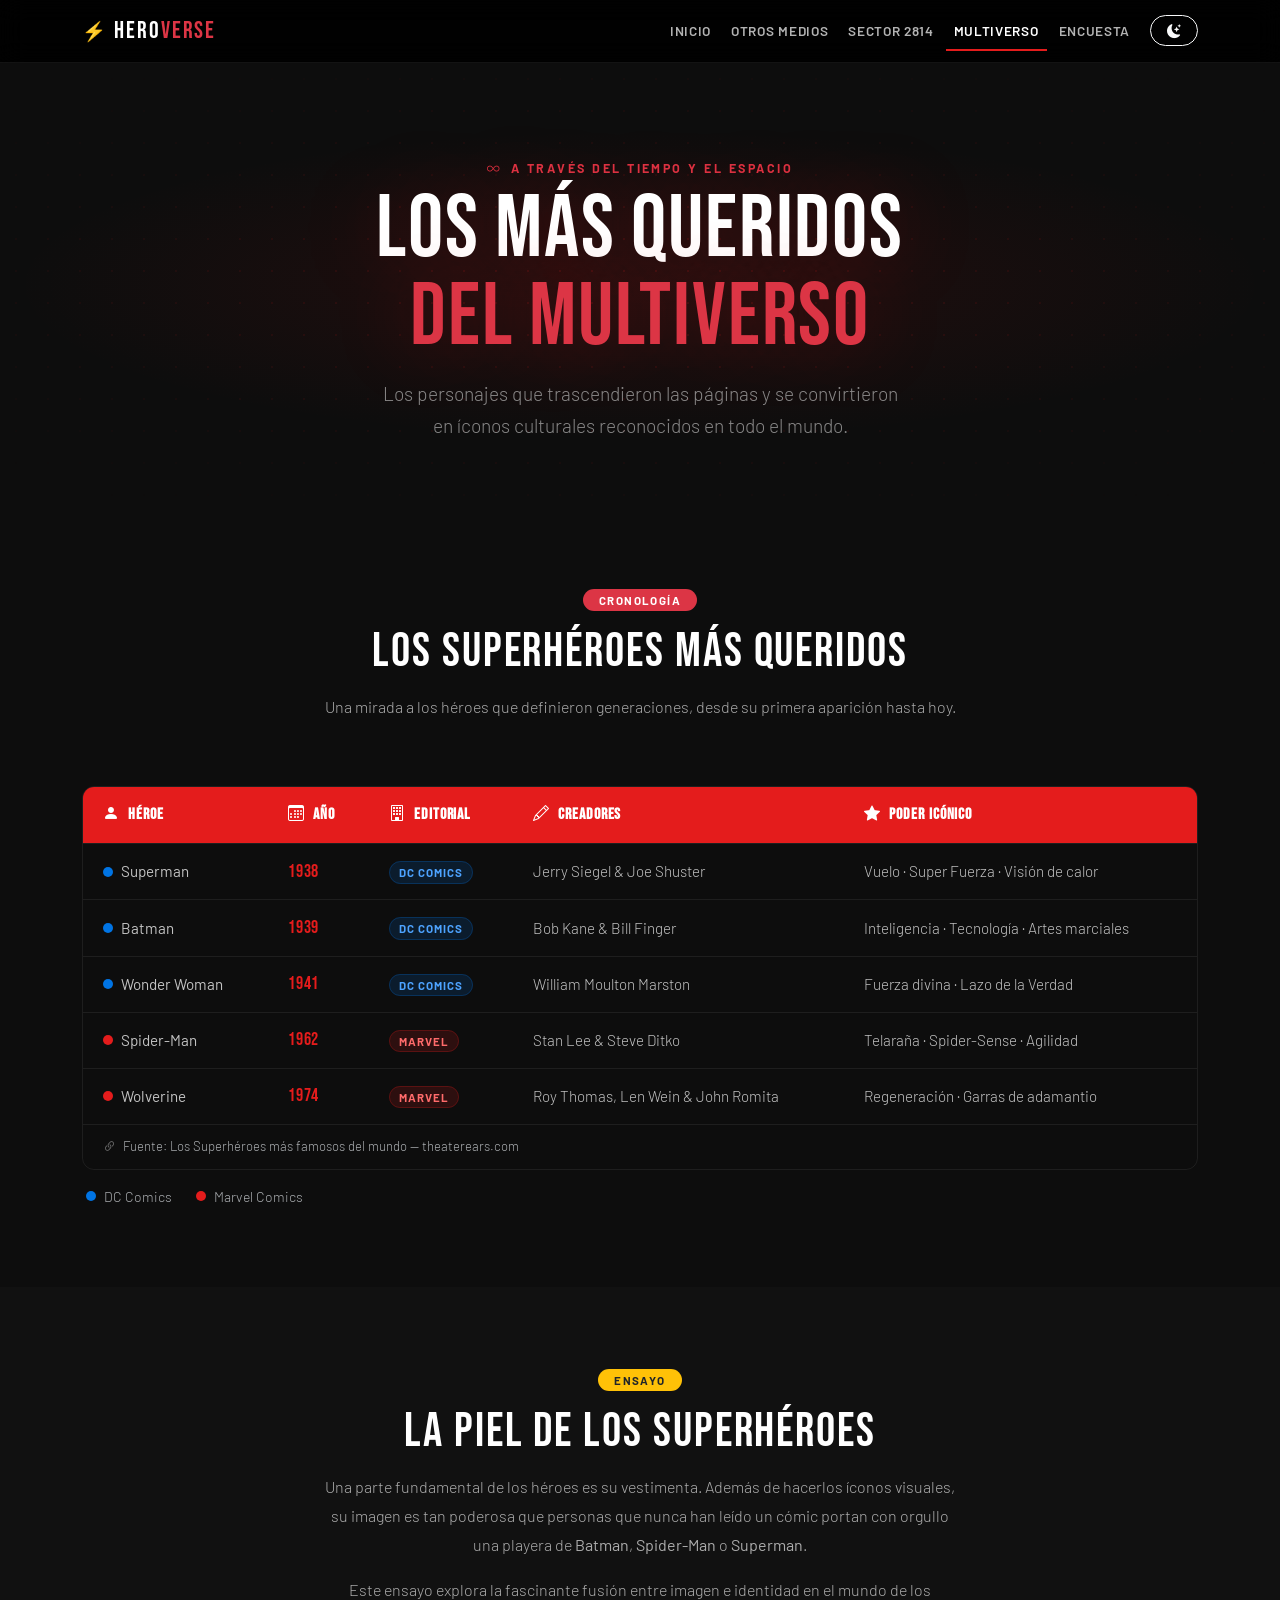
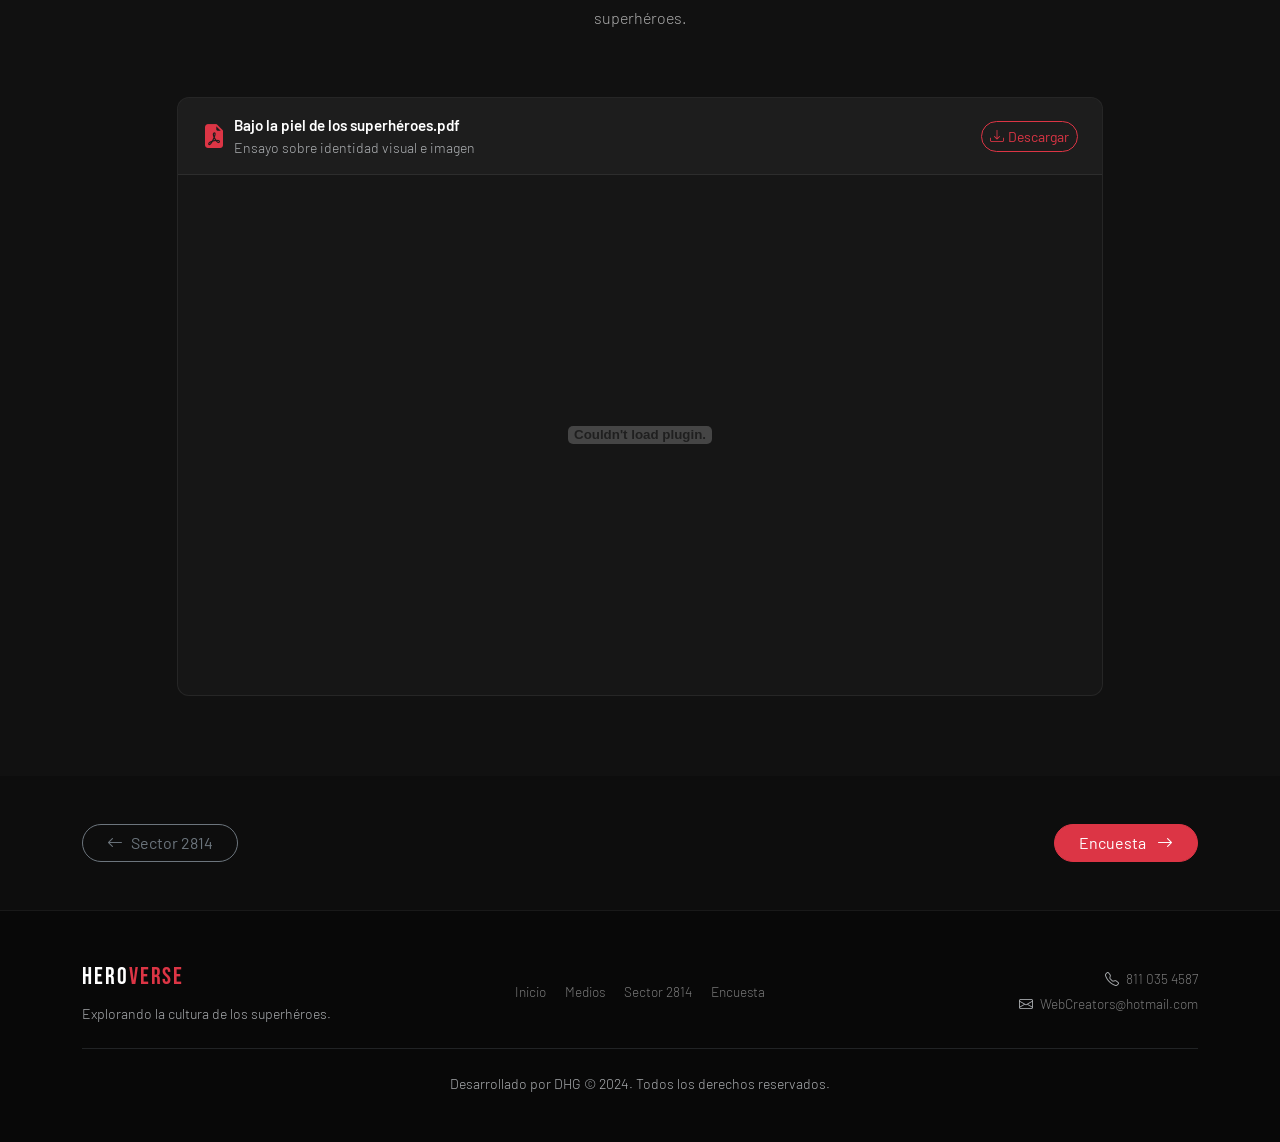
<file: pagina4.html>
<!DOCTYPE html>
<html lang="es" data-bs-theme="dark">
<head>
  <meta charset="UTF-8">
  <meta name="viewport" content="width=device-width, initial-scale=1.0">
  <title>El Multiverso — HeroVerse</title>
  <meta name="description" content="Los superhéroes más queridos del multiverso — tabla de creación y ensayo sobre identidad visual.">
  <meta name="author" content="DHG">
  <link rel="icon" href="https://w7.pngwing.com/pngs/870/61/png-transparent-comics-comic-book-others-comics-comic-book-logo-thumbnail.png" type="image/png">

  <!-- Bootstrap 5 -->
  <link href="https://cdn.jsdelivr.net/npm/bootstrap@5.3.3/dist/css/bootstrap.min.css" rel="stylesheet">
  <!-- Bootstrap Icons -->
  <link href="https://cdn.jsdelivr.net/npm/bootstrap-icons@1.11.3/font/bootstrap-icons.min.css" rel="stylesheet">
  <!-- AOS -->
  <link href="https://cdn.jsdelivr.net/npm/aos@2.3.4/dist/aos.css" rel="stylesheet">
  <!-- Google Fonts -->
  <link href="https://fonts.googleapis.com/css2?family=Bebas+Neue&family=Barlow:ital,wght@0,300;0,400;0,600;1,300&display=swap" rel="stylesheet">
  <!-- Shared CSS -->
  <link rel="stylesheet" href="styles.css">
</head>

<body>

  <!-- ═══════════════════════ NAVBAR ═══════════════════════ -->
  <nav class="navbar navbar-expand-lg sticky-top" id="mainNav">
    <div class="container">
      <a class="navbar-brand d-flex align-items-center gap-2" href="index.html">
        <span class="brand-icon">⚡</span>
        <span class="brand-text">HERO<span class="text-danger">VERSE</span></span>
      </a>
      <button class="navbar-toggler border-0" type="button" data-bs-toggle="collapse" data-bs-target="#navbarNav">
        <span class="navbar-toggler-icon"></span>
      </button>
      <div class="collapse navbar-collapse" id="navbarNav">
        <ul class="navbar-nav ms-auto align-items-lg-center gap-lg-1">
          <li class="nav-item"><a class="nav-link" href="index.html">Inicio</a></li>
          <li class="nav-item"><a class="nav-link" href="pagina2.html">Otros Medios</a></li>
          <li class="nav-item"><a class="nav-link" href="pagina3.html">Sector 2814</a></li>
          <li class="nav-item"><a class="nav-link active" href="pagina4.html">Multiverso</a></li>
          <li class="nav-item"><a class="nav-link" href="pagina5.html">Encuesta</a></li>
          <li class="nav-item ms-lg-2">
            <button class="btn btn-sm btn-outline-light rounded-pill px-3" id="darkToggle" title="Cambiar tema">
              <i class="bi bi-moon-stars-fill"></i>
            </button>
          </li>
        </ul>
      </div>
    </div>
  </nav>

  <!-- ═══════════════════════ PAGE HERO ═══════════════════════ -->
  <header class="page-hero position-relative overflow-hidden">
    <div class="hero-dots" aria-hidden="true"></div>
    <div class="container position-relative z-1" data-aos="fade-up" data-aos-duration="800">
      <p class="overline-label text-danger text-uppercase fw-bold letter-wide mb-2">
        <i class="bi bi-infinity me-1"></i> A través del tiempo y el espacio
      </p>
      <h1 class="hero-title">Los Más Queridos<br><span class="text-danger">del Multiverso</span></h1>
      <p class="hero-sub mx-auto mt-3">
        Los personajes que trascendieron las páginas y se convirtieron<br class="d-none d-md-inline">
        en íconos culturales reconocidos en todo el mundo.
      </p>
    </div>
  </header>

  <!-- ═══════════════════════ MAIN ═══════════════════════ -->
  <main>

    <!-- ── Tabla ── -->
    <section class="py-5 py-lg-6 content-block">
      <div class="container">

        <div class="row justify-content-center mb-5">
          <div class="col-lg-7 text-center" data-aos="fade-up">
            <span class="section-tag bg-danger text-white px-3 py-1 rounded-pill small fw-bold">Cronología</span>
            <h2 class="section-heading mt-3">Los Superhéroes más Queridos</h2>
            <p class="section-body">
              Una mirada a los héroes que definieron generaciones, desde su primera aparición hasta hoy.
            </p>
          </div>
        </div>

        <!-- Tabla responsiva -->
        <div class="table-responsive" data-aos="fade-up" data-aos-delay="100">
          <table class="heroes-table w-100">
            <thead>
              <tr>
                <th><i class="bi bi-person-fill me-2"></i>Héroe</th>
                <th><i class="bi bi-calendar3 me-2"></i>Año</th>
                <th><i class="bi bi-building me-2"></i>Editorial</th>
                <th><i class="bi bi-pencil me-2"></i>Creadores</th>
                <th><i class="bi bi-star-fill me-2"></i>Poder icónico</th>
              </tr>
            </thead>
            <tbody>
              <tr>
                <td>
                  <div class="d-flex align-items-center gap-2">
                    <span class="universe-dot dc"></span>
                    <strong>Superman</strong>
                  </div>
                </td>
                <td><time datetime="1938" class="year-badge">1938</time></td>
                <td><span class="publisher-badge dc">DC Comics</span></td>
                <td>Jerry Siegel &amp; Joe Shuster</td>
                <td>Vuelo · Super Fuerza · Visión de calor</td>
              </tr>
              <tr>
                <td>
                  <div class="d-flex align-items-center gap-2">
                    <span class="universe-dot dc"></span>
                    <strong>Batman</strong>
                  </div>
                </td>
                <td><time datetime="1939" class="year-badge">1939</time></td>
                <td><span class="publisher-badge dc">DC Comics</span></td>
                <td>Bob Kane &amp; Bill Finger</td>
                <td>Inteligencia · Tecnología · Artes marciales</td>
              </tr>
              <tr>
                <td>
                  <div class="d-flex align-items-center gap-2">
                    <span class="universe-dot dc"></span>
                    <strong>Wonder Woman</strong>
                  </div>
                </td>
                <td><time datetime="1941" class="year-badge">1941</time></td>
                <td><span class="publisher-badge dc">DC Comics</span></td>
                <td>William Moulton Marston</td>
                <td>Fuerza divina · Lazo de la Verdad</td>
              </tr>
              <tr>
                <td>
                  <div class="d-flex align-items-center gap-2">
                    <span class="universe-dot marvel"></span>
                    <strong>Spider-Man</strong>
                  </div>
                </td>
                <td><time datetime="1962" class="year-badge">1962</time></td>
                <td><span class="publisher-badge marvel">Marvel</span></td>
                <td>Stan Lee &amp; Steve Ditko</td>
                <td>Telaraña · Spider-Sense · Agilidad</td>
              </tr>
              <tr>
                <td>
                  <div class="d-flex align-items-center gap-2">
                    <span class="universe-dot marvel"></span>
                    <strong>Wolverine</strong>
                  </div>
                </td>
                <td><time datetime="1974" class="year-badge">1974</time></td>
                <td><span class="publisher-badge marvel">Marvel</span></td>
                <td>Roy Thomas, Len Wein &amp; John Romita</td>
                <td>Regeneración · Garras de adamantio</td>
              </tr>
            </tbody>
            <tfoot>
              <tr>
                <td colspan="5">
                  <i class="bi bi-link-45deg me-1"></i>
                  <a href="https://www.theaterears.com/entertainment-news/2023/10/24/los-10-superhroes-ms-emblemticos-de-todos-los-tiempos"
                     target="_blank" rel="noopener" class="text-muted text-decoration-none">
                    Fuente: Los Superhéroes más famosos del mundo — theaterears.com
                  </a>
                </td>
              </tr>
            </tfoot>
          </table>
        </div>

        <!-- Leyenda -->
        <div class="d-flex gap-4 mt-3 ms-1" data-aos="fade-up" data-aos-delay="150">
          <div class="d-flex align-items-center gap-2">
            <span class="universe-dot dc"></span>
            <span class="small text-muted">DC Comics</span>
          </div>
          <div class="d-flex align-items-center gap-2">
            <span class="universe-dot marvel"></span>
            <span class="small text-muted">Marvel Comics</span>
          </div>
        </div>

      </div>
    </section>

    <!-- ── Identidad visual ── -->
    <section class="content-alt py-5 py-lg-6">
      <div class="container">
        <div class="row justify-content-center mb-5">
          <div class="col-lg-7 text-center" data-aos="fade-up">
            <span class="section-tag bg-warning text-dark px-3 py-1 rounded-pill small fw-bold">Ensayo</span>
            <h2 class="section-heading mt-3">La Piel de los Superhéroes</h2>
            <p class="section-body">
              Una parte fundamental de los héroes es su vestimenta. Además de hacerlos íconos visuales,
              su imagen es tan poderosa que personas que nunca han leído un cómic portan con orgullo
              una playera de <strong>Batman</strong>, <strong>Spider-Man</strong> o <strong>Superman</strong>.
            </p>
            <p class="section-body">
              Este ensayo explora la fascinante fusión entre imagen e identidad en el mundo de los superhéroes.
            </p>
          </div>
        </div>

        <!-- PDF Embed -->
        <div class="row justify-content-center" data-aos="fade-up" data-aos-delay="100">
          <div class="col-lg-10">
            <div class="pdf-container">
              <div class="pdf-header d-flex align-items-center justify-content-between px-4 py-3">
                <div class="d-flex align-items-center gap-2">
                  <i class="bi bi-file-earmark-pdf-fill text-danger fs-4"></i>
                  <div>
                    <p class="mb-0 fw-semibold" style="color:#fff; font-size:0.95rem;">Bajo la piel de los superhéroes.pdf</p>
                    <p class="mb-0 text-muted small">Ensayo sobre identidad visual e imagen</p>
                  </div>
                </div>
                <a href="Bajo la piel de los superheroes.pdf" download
                   class="btn btn-outline-danger btn-sm rounded-pill">
                  <i class="bi bi-download me-1"></i>Descargar
                </a>
              </div>
              <embed
                src="Bajo la piel de los superheroes.pdf"
                type="application/pdf"
                class="pdf-embed">
            </div>
          </div>
        </div>

      </div>
    </section>

    <!-- ── Navegación ── -->
    <section class="py-5 content-block">
      <div class="container">
        <div class="d-flex justify-content-between">
          <a href="pagina3.html" class="btn btn-outline-secondary rounded-pill px-4">
            <i class="bi bi-arrow-left me-2"></i>Sector 2814
          </a>
          <a href="pagina5.html" class="btn btn-danger rounded-pill px-4">
            Encuesta <i class="bi bi-arrow-right ms-2"></i>
          </a>
        </div>
      </div>
    </section>

  </main>

  <!-- ═══════════════════════ FOOTER ═══════════════════════ -->
  <footer class="site-footer py-5">
    <div class="container">
      <div class="row align-items-center gy-4">
        <div class="col-md-4">
          <span class="brand-text fs-4">HERO<span class="text-danger">VERSE</span></span>
          <p class="small text-muted mt-2 mb-0">Explorando la cultura de los superhéroes.</p>
        </div>
        <div class="col-md-4 text-center">
          <a href="index.html" class="footer-link me-3">Inicio</a>
          <a href="pagina2.html" class="footer-link me-3">Medios</a>
          <a href="pagina3.html" class="footer-link me-3">Sector 2814</a>
          <a href="pagina5.html" class="footer-link">Encuesta</a>
        </div>
        <div class="col-md-4 text-md-end">
          <p class="small text-muted mb-1">
            <i class="bi bi-telephone me-1"></i>
            <a href="tel:+8110354587" class="footer-link">811 035 4587</a>
          </p>
          <p class="small text-muted mb-0">
            <i class="bi bi-envelope me-1"></i>
            <a href="mailto:WebCreators@hotmail.com" class="footer-link">WebCreators@hotmail.com</a>
          </p>
        </div>
      </div>
      <hr class="my-4 border-secondary">
      <p class="text-center text-muted small mb-0">Desarrollado por DHG &copy; 2024. Todos los derechos reservados.</p>
    </div>
  </footer>

  <!-- Bootstrap JS -->
  <script src="https://cdn.jsdelivr.net/npm/bootstrap@5.3.3/dist/js/bootstrap.bundle.min.js"></script>
  <!-- AOS -->
  <script src="https://cdn.jsdelivr.net/npm/aos@2.3.4/dist/aos.js"></script>
  <!-- Main JS -->
  <script src="main.js"></script>

  <style>
    /* Universe dots */
    .universe-dot {
      width: 10px; height: 10px;
      border-radius: 50%;
      flex-shrink: 0;
      display: inline-block;
    }
    .universe-dot.dc     { background: #0074e4; }
    .universe-dot.marvel { background: #e41c1c; }

    /* Year badge */
    .year-badge {
      font-family: var(--font-display);
      font-size: 1.1rem;
      color: var(--red);
      letter-spacing: 0.04em;
    }

    /* Publisher badge */
    .publisher-badge {
      font-size: 0.72rem;
      font-weight: 700;
      text-transform: uppercase;
      letter-spacing: 0.08em;
      padding: 0.2rem 0.6rem;
      border-radius: 20px;
    }
    .publisher-badge.dc     { background: rgba(0,116,228,0.15); color: #4da3ff; border: 1px solid rgba(0,116,228,0.25); }
    .publisher-badge.marvel { background: rgba(228,28,28,0.15);  color: #ff6b6b; border: 1px solid rgba(228,28,28,0.25); }

    /* PDF container */
    .pdf-container {
      background: var(--bg-card);
      border: 1px solid var(--border);
      border-radius: 12px;
      overflow: hidden;
    }
    .pdf-header {
      border-bottom: 1px solid var(--border);
      background: rgba(255,255,255,0.03);
    }
    .pdf-embed {
      width: 100%;
      height: 520px;
      border: none;
      display: block;
    }
  </style>

</body>
</html>
</file>
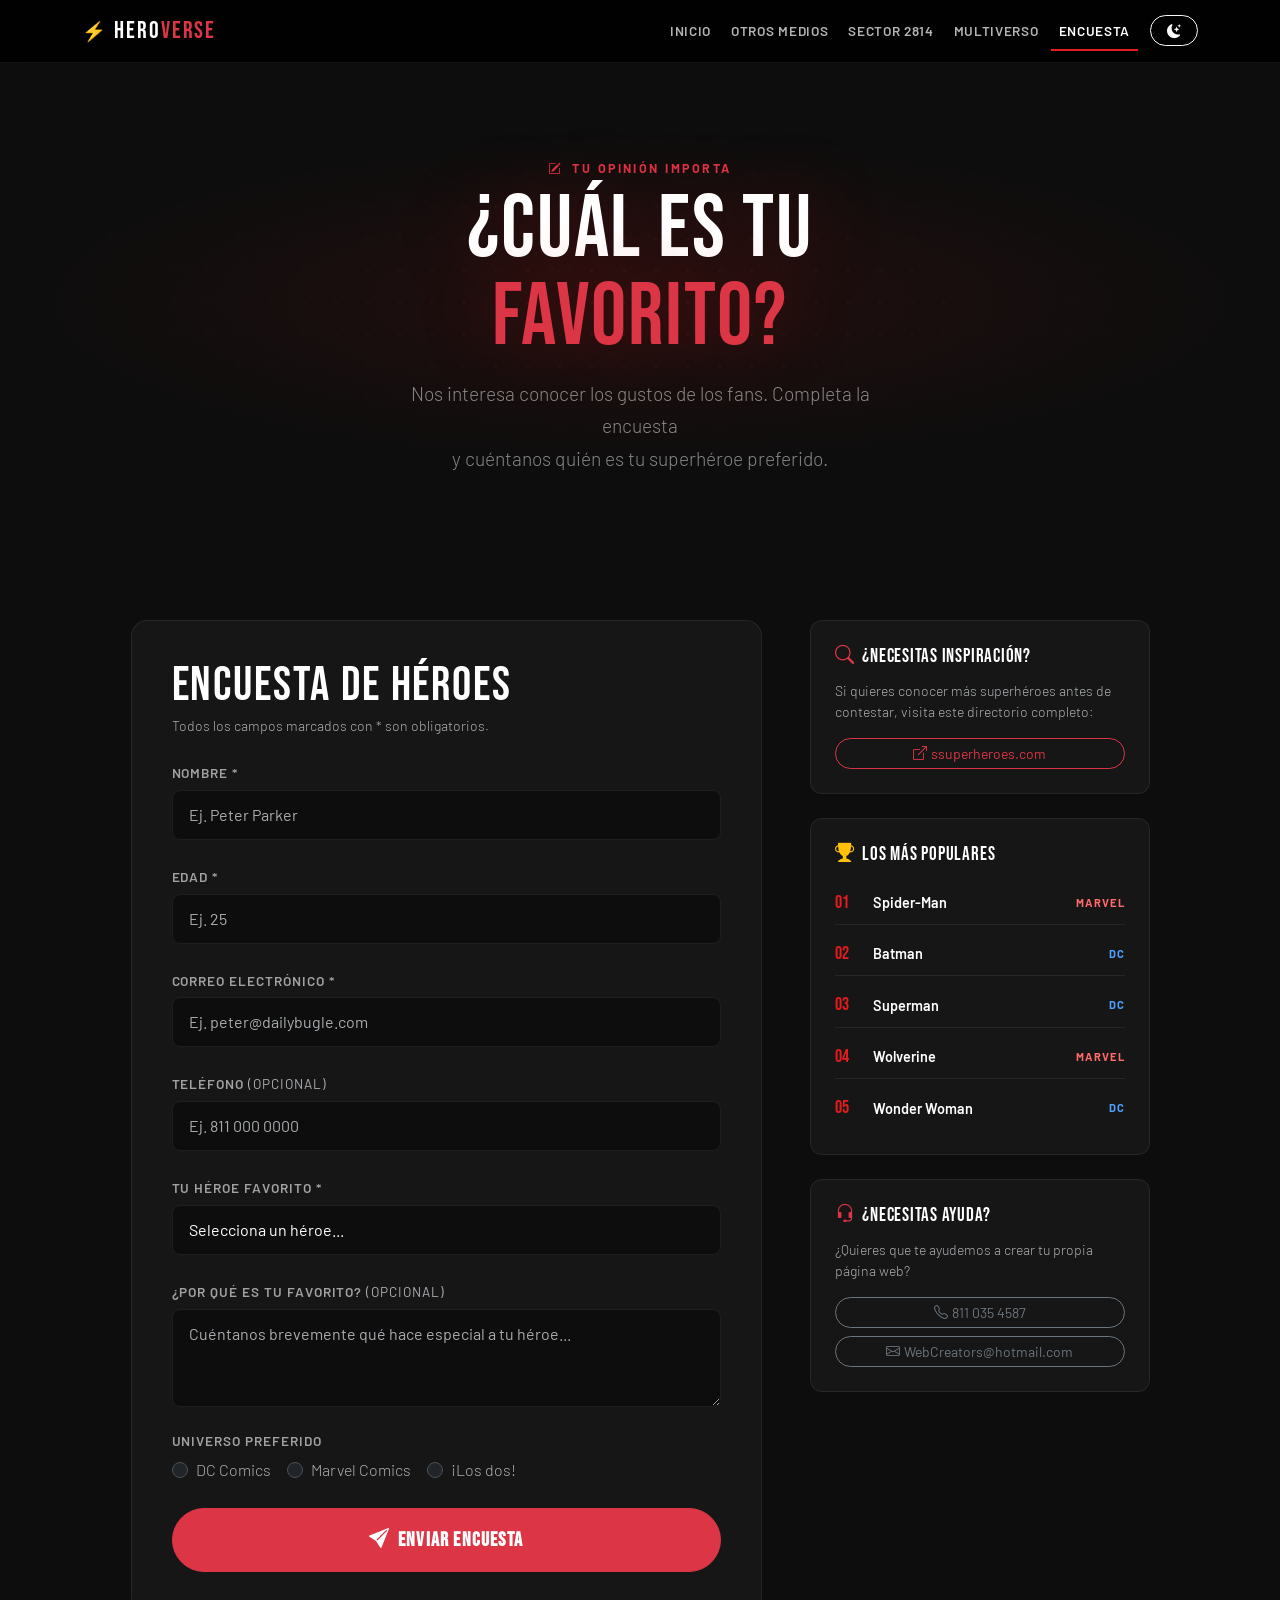
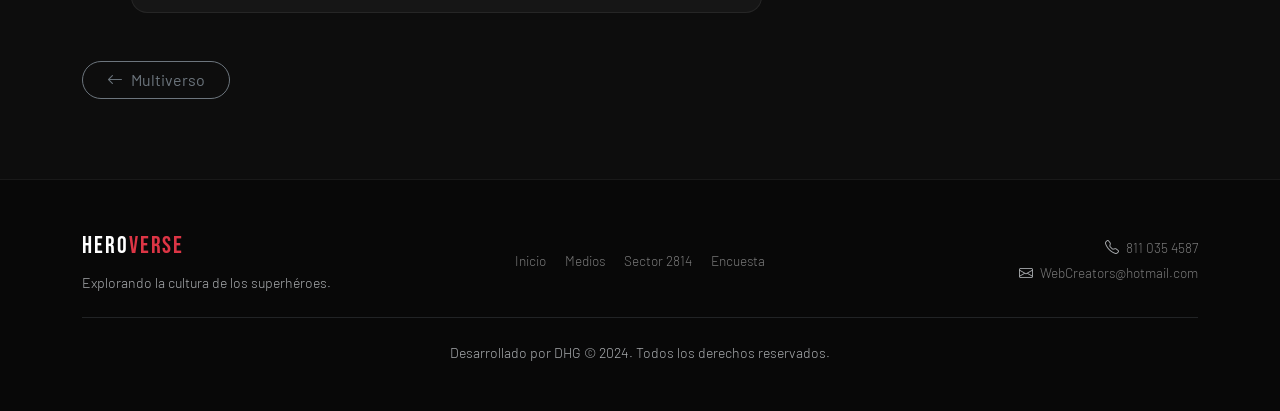
<file: pagina5.html>
<!DOCTYPE html>
<html lang="es" data-bs-theme="dark">
<head>
  <meta charset="UTF-8">
  <meta name="viewport" content="width=device-width, initial-scale=1.0">
  <title>Encuesta — HeroVerse</title>
  <meta name="description" content="¿Cuál es tu superhéroe favorito? Cuéntanos en nuestra encuesta.">
  <meta name="author" content="DHG">
  <link rel="icon" href="https://w7.pngwing.com/pngs/870/61/png-transparent-comics-comic-book-others-comics-comic-book-logo-thumbnail.png" type="image/png">

  <!-- Bootstrap 5 -->
  <link href="https://cdn.jsdelivr.net/npm/bootstrap@5.3.3/dist/css/bootstrap.min.css" rel="stylesheet">
  <!-- Bootstrap Icons -->
  <link href="https://cdn.jsdelivr.net/npm/bootstrap-icons@1.11.3/font/bootstrap-icons.min.css" rel="stylesheet">
  <!-- AOS -->
  <link href="https://cdn.jsdelivr.net/npm/aos@2.3.4/dist/aos.css" rel="stylesheet">
  <!-- Google Fonts -->
  <link href="https://fonts.googleapis.com/css2?family=Bebas+Neue&family=Barlow:ital,wght@0,300;0,400;0,600;1,300&display=swap" rel="stylesheet">
  <!-- Shared CSS -->
  <link rel="stylesheet" href="styles.css">
</head>

<body>

  <!-- ═══════════════════════ NAVBAR ═══════════════════════ -->
  <nav class="navbar navbar-expand-lg sticky-top" id="mainNav">
    <div class="container">
      <a class="navbar-brand d-flex align-items-center gap-2" href="index.html">
        <span class="brand-icon">⚡</span>
        <span class="brand-text">HERO<span class="text-danger">VERSE</span></span>
      </a>
      <button class="navbar-toggler border-0" type="button" data-bs-toggle="collapse" data-bs-target="#navbarNav">
        <span class="navbar-toggler-icon"></span>
      </button>
      <div class="collapse navbar-collapse" id="navbarNav">
        <ul class="navbar-nav ms-auto align-items-lg-center gap-lg-1">
          <li class="nav-item"><a class="nav-link" href="index.html">Inicio</a></li>
          <li class="nav-item"><a class="nav-link" href="pagina2.html">Otros Medios</a></li>
          <li class="nav-item"><a class="nav-link" href="pagina3.html">Sector 2814</a></li>
          <li class="nav-item"><a class="nav-link" href="pagina4.html">Multiverso</a></li>
          <li class="nav-item"><a class="nav-link active" href="pagina5.html">Encuesta</a></li>
          <li class="nav-item ms-lg-2">
            <button class="btn btn-sm btn-outline-light rounded-pill px-3" id="darkToggle" title="Cambiar tema">
              <i class="bi bi-moon-stars-fill"></i>
            </button>
          </li>
        </ul>
      </div>
    </div>
  </nav>

  <!-- ═══════════════════════ PAGE HERO ═══════════════════════ -->
  <header class="page-hero position-relative overflow-hidden">
    <div class="hero-dots" aria-hidden="true"></div>
    <div class="container position-relative z-1" data-aos="fade-up" data-aos-duration="800">
      <p class="overline-label text-danger text-uppercase fw-bold letter-wide mb-2">
        <i class="bi bi-pencil-square me-1"></i> Tu opinión importa
      </p>
      <h1 class="hero-title">¿Cuál es tu<br><span class="text-danger">Favorito?</span></h1>
      <p class="hero-sub mx-auto mt-3">
        Nos interesa conocer los gustos de los fans. Completa la encuesta<br class="d-none d-md-inline">
        y cuéntanos quién es tu superhéroe preferido.
      </p>
    </div>
  </header>

  <!-- ═══════════════════════ MAIN ═══════════════════════ -->
  <main class="py-5 py-lg-6 content-block">
    <div class="container">
      <div class="row justify-content-center g-5 align-items-start">

        <!-- ── Formulario ── -->
        <div class="col-lg-7" data-aos="fade-right" data-aos-duration="800">

          <!-- Formulario activo -->
          <div id="surveyForm">
            <div class="survey-form">
              <h2 class="section-heading mb-1">Encuesta de Héroes</h2>
              <p class="text-muted small mb-4">Todos los campos marcados con * son obligatorios.</p>

              <!-- Nombre -->
              <div class="mb-4">
                <label for="nombre" class="form-label">Nombre *</label>
                <input type="text" id="nombre" name="nombre" class="form-control"
                       placeholder="Ej. Peter Parker" required tabindex="1"
                       autocomplete="name">
              </div>

              <!-- Edad -->
              <div class="mb-4">
                <label for="edad" class="form-label">Edad *</label>
                <input type="number" id="edad" name="edad" class="form-control"
                       placeholder="Ej. 25" min="1" max="120" required tabindex="2">
              </div>

              <!-- Email -->
              <div class="mb-4">
                <label for="email" class="form-label">Correo Electrónico *</label>
                <input type="email" id="email" name="email" class="form-control"
                       placeholder="Ej. peter@dailybugle.com" required tabindex="3"
                       autocomplete="email">
              </div>

              <!-- Teléfono -->
              <div class="mb-4">
                <label for="telefono" class="form-label">Teléfono <span class="text-muted fw-normal">(opcional)</span></label>
                <input type="tel" id="telefono" name="telefono" class="form-control"
                       placeholder="Ej. 811 000 0000" tabindex="4"
                       autocomplete="tel">
              </div>

              <!-- Héroe favorito (select) -->
              <div class="mb-4">
                <label for="heroe" class="form-label">Tu Héroe Favorito *</label>
                <select id="heroe" name="heroe" class="form-control" required tabindex="5"
                        style="background: var(--bg-dark); border-color: var(--border); color: #fff;">
                  <option value="" disabled selected>Selecciona un héroe...</option>
                  <optgroup label="DC Comics">
                    <option value="Superman">Superman</option>
                    <option value="Batman">Batman</option>
                    <option value="Wonder Woman">Wonder Woman</option>
                    <option value="The Flash">The Flash</option>
                    <option value="Green Lantern">Green Lantern</option>
                    <option value="Aquaman">Aquaman</option>
                  </optgroup>
                  <optgroup label="Marvel Comics">
                    <option value="Spider-Man">Spider-Man</option>
                    <option value="Wolverine">Wolverine</option>
                    <option value="Iron Man">Iron Man</option>
                    <option value="Captain America">Captain America</option>
                    <option value="Thor">Thor</option>
                    <option value="Black Panther">Black Panther</option>
                  </optgroup>
                  <option value="Otro">Otro (lo escribiré abajo)</option>
                </select>
              </div>

              <!-- Campo "otro" -->
              <div class="mb-4" id="otroHeroeDiv" style="display:none;">
                <label for="otroHeroe" class="form-label">¿Cuál? *</label>
                <input type="text" id="otroHeroe" name="otroHeroe" class="form-control"
                       placeholder="Escribe el nombre de tu héroe..." tabindex="6">
              </div>

              <!-- ¿Por qué? -->
              <div class="mb-4">
                <label for="razon" class="form-label">¿Por qué es tu favorito? <span class="text-muted fw-normal">(opcional)</span></label>
                <textarea id="razon" name="razon" class="form-control" rows="3"
                          placeholder="Cuéntanos brevemente qué hace especial a tu héroe..."
                          tabindex="7"
                          style="resize: vertical;"></textarea>
              </div>

              <!-- Universo preferido -->
              <div class="mb-4">
                <label class="form-label d-block">Universo preferido</label>
                <div class="d-flex gap-3 flex-wrap">
                  <div class="form-check">
                    <input class="form-check-input" type="radio" name="universo" id="uniDC" value="DC" tabindex="8">
                    <label class="form-check-label text-muted" for="uniDC">DC Comics</label>
                  </div>
                  <div class="form-check">
                    <input class="form-check-input" type="radio" name="universo" id="uniMarvel" value="Marvel" tabindex="9">
                    <label class="form-check-label text-muted" for="uniMarvel">Marvel Comics</label>
                  </div>
                  <div class="form-check">
                    <input class="form-check-input" type="radio" name="universo" id="uniAmbos" value="Ambos" tabindex="10">
                    <label class="form-check-label text-muted" for="uniAmbos">¡Los dos!</label>
                  </div>
                </div>
              </div>

              <button type="submit" class="btn btn-danger w-100 py-3 rounded-pill fw-semibold fs-5" tabindex="11"
                      style="font-family: var(--font-display); letter-spacing: 0.06em;">
                <i class="bi bi-send-fill me-2"></i>Enviar Encuesta
              </button>
            </div>
          </div>

          <!-- ── Estado de éxito (oculto por defecto) ── -->
          <div id="surveySuccess" class="d-none">
            <div class="survey-form text-center py-5">
              <div class="success-icon mb-4">
                <i class="bi bi-patch-check-fill text-danger" style="font-size: 4rem;"></i>
              </div>
              <h2 class="section-heading">¡Gracias por participar!</h2>
              <p class="section-body mb-4">
                Tu respuesta ha sido registrada. Tu héroe favorito es parte<br>
                de lo que hace grande a este universo.
              </p>
              <div class="d-flex gap-3 justify-content-center flex-wrap">
                <a href="index.html" class="btn btn-outline-secondary rounded-pill px-4">
                  <i class="bi bi-house me-2"></i>Volver al Inicio
                </a>
                <button class="btn btn-danger rounded-pill px-4"
                        onclick="document.getElementById('surveySuccess').classList.add('d-none'); document.getElementById('surveyForm').classList.remove('d-none');">
                  <i class="bi bi-arrow-repeat me-2"></i>Nueva respuesta
                </button>
              </div>
            </div>
          </div>

        </div>

        <!-- ── Sidebar info ── -->
        <div class="col-lg-4 d-none d-lg-block" data-aos="fade-left" data-aos-duration="800" data-aos-delay="150">

          <!-- Link externo -->
          <div class="info-card mb-4">
            <h5 class="info-card-title">
              <i class="bi bi-search me-2 text-danger"></i>¿Necesitas inspiración?
            </h5>
            <p class="text-muted small">
              Si quieres conocer más superhéroes antes de contestar, visita este directorio completo:
            </p>
            <a href="https://ssuperheroes.com/" target="_blank" rel="noopener"
               class="btn btn-outline-danger btn-sm rounded-pill w-100">
              <i class="bi bi-box-arrow-up-right me-1"></i>ssuperheroes.com
            </a>
          </div>

          <!-- Ranking popular -->
          <div class="info-card">
            <h5 class="info-card-title mb-3">
              <i class="bi bi-trophy-fill me-2 text-warning"></i>Los más populares
            </h5>
            <div class="ranking-list">
              <div class="ranking-item">
                <span class="ranking-pos">01</span>
                <span class="ranking-name">Spider-Man</span>
                <span class="ranking-pub marvel-text">Marvel</span>
              </div>
              <div class="ranking-item">
                <span class="ranking-pos">02</span>
                <span class="ranking-name">Batman</span>
                <span class="ranking-pub dc-text">DC</span>
              </div>
              <div class="ranking-item">
                <span class="ranking-pos">03</span>
                <span class="ranking-name">Superman</span>
                <span class="ranking-pub dc-text">DC</span>
              </div>
              <div class="ranking-item">
                <span class="ranking-pos">04</span>
                <span class="ranking-name">Wolverine</span>
                <span class="ranking-pub marvel-text">Marvel</span>
              </div>
              <div class="ranking-item">
                <span class="ranking-pos">05</span>
                <span class="ranking-name">Wonder Woman</span>
                <span class="ranking-pub dc-text">DC</span>
              </div>
            </div>
          </div>

          <!-- Contacto -->
          <div class="info-card mt-4">
            <h5 class="info-card-title">
              <i class="bi bi-headset me-2 text-danger"></i>¿Necesitas ayuda?
            </h5>
            <p class="text-muted small mb-3">¿Quieres que te ayudemos a crear tu propia página web?</p>
            <a href="tel:+8110354587" class="btn btn-outline-secondary btn-sm rounded-pill w-100 mb-2">
              <i class="bi bi-telephone me-1"></i>811 035 4587
            </a>
            <a href="mailto:WebCreators@hotmail.com" class="btn btn-outline-secondary btn-sm rounded-pill w-100">
              <i class="bi bi-envelope me-1"></i>WebCreators@hotmail.com
            </a>
          </div>

        </div>

      </div>

      <!-- Navegación -->
      <div class="d-flex justify-content-start mt-5">
        <a href="pagina4.html" class="btn btn-outline-secondary rounded-pill px-4">
          <i class="bi bi-arrow-left me-2"></i>Multiverso
        </a>
      </div>

    </div>
  </main>

  <!-- ═══════════════════════ FOOTER ═══════════════════════ -->
  <footer class="site-footer py-5">
    <div class="container">
      <div class="row align-items-center gy-4">
        <div class="col-md-4">
          <span class="brand-text fs-4">HERO<span class="text-danger">VERSE</span></span>
          <p class="small text-muted mt-2 mb-0">Explorando la cultura de los superhéroes.</p>
        </div>
        <div class="col-md-4 text-center">
          <a href="index.html" class="footer-link me-3">Inicio</a>
          <a href="pagina2.html" class="footer-link me-3">Medios</a>
          <a href="pagina3.html" class="footer-link me-3">Sector 2814</a>
          <a href="pagina5.html" class="footer-link">Encuesta</a>
        </div>
        <div class="col-md-4 text-md-end">
          <p class="small text-muted mb-1">
            <i class="bi bi-telephone me-1"></i>
            <a href="tel:+8110354587" class="footer-link">811 035 4587</a>
          </p>
          <p class="small text-muted mb-0">
            <i class="bi bi-envelope me-1"></i>
            <a href="mailto:WebCreators@hotmail.com" class="footer-link">WebCreators@hotmail.com</a>
          </p>
        </div>
      </div>
      <hr class="my-4 border-secondary">
      <p class="text-center text-muted small mb-0">Desarrollado por DHG &copy; 2024. Todos los derechos reservados.</p>
    </div>
  </footer>

  <!-- Bootstrap JS -->
  <script src="https://cdn.jsdelivr.net/npm/bootstrap@5.3.3/dist/js/bootstrap.bundle.min.js"></script>
  <!-- AOS -->
  <script src="https://cdn.jsdelivr.net/npm/aos@2.3.4/dist/aos.js"></script>
  <!-- Main JS -->
  <script src="main.js"></script>

  <script>
    // Mostrar campo "otro héroe" condicionalmente
    document.getElementById('heroe').addEventListener('change', function () {
      const otroDiv = document.getElementById('otroHeroeDiv');
      const otroInput = document.getElementById('otroHeroe');
      if (this.value === 'Otro') {
        otroDiv.style.display = 'block';
        otroInput.required = true;
      } else {
        otroDiv.style.display = 'none';
        otroInput.required = false;
      }
    });

    // Select light mode fix
    document.addEventListener('DOMContentLoaded', () => {
      const heroSelect = document.getElementById('heroe');
      const applySelectTheme = (theme) => {
        heroSelect.style.background = theme === 'light' ? '#f8f8f8' : 'var(--bg-dark)';
        heroSelect.style.color      = theme === 'light' ? '#111' : '#fff';
      };
      const obs = new MutationObserver(() =>
        applySelectTheme(document.documentElement.getAttribute('data-bs-theme'))
      );
      obs.observe(document.documentElement, { attributes: true, attributeFilter: ['data-bs-theme'] });
      applySelectTheme(document.documentElement.getAttribute('data-bs-theme') || 'dark');
    });
  </script>

  <style>
    /* Info cards sidebar */
    .info-card {
      background: var(--bg-card);
      border: 1px solid var(--border);
      border-radius: 12px;
      padding: 1.5rem;
    }
    .info-card-title {
      font-family: var(--font-display);
      font-size: 1.2rem;
      letter-spacing: 0.04em;
      color: #fff;
      margin-bottom: 0.75rem;
    }
    [data-bs-theme="light"] .info-card-title { color: #111; }

    /* Ranking */
    .ranking-list { display: flex; flex-direction: column; gap: 0.5rem; }
    .ranking-item {
      display: flex; align-items: center; gap: 0.75rem;
      padding: 0.5rem 0; border-bottom: 1px solid var(--border);
    }
    .ranking-item:last-child { border-bottom: none; }
    .ranking-pos {
      font-family: var(--font-display);
      font-size: 1.1rem;
      color: var(--red);
      min-width: 26px;
    }
    .ranking-name {
      font-size: 0.9rem;
      color: #fff;
      flex-grow: 1;
      font-weight: 600;
    }
    [data-bs-theme="light"] .ranking-name { color: #111; }
    .ranking-pub { font-size: 0.7rem; font-weight: 700; text-transform: uppercase; letter-spacing: 0.08em; }
    .marvel-text { color: #ff6b6b; }
    .dc-text     { color: #4da3ff; }

    /* Form check custom color */
    .form-check-input:checked {
      background-color: var(--red);
      border-color: var(--red);
    }
  </style>

</body>
</html>
</file>
<file: styles.css>
/* ══════════════════════════════════════════
   HEROVERSE — styles.css
   Shared styles for all pages
   ══════════════════════════════════════════ */

/* ── Tokens ── */
:root {
  --red: #e41c1c;
  --red-dark: #b01010;
  --gold: #f5c518;
  --bg-dark: #0d0d0d;
  --bg-card: #161616;
  --bg-alt: #111111;
  --border: rgba(255,255,255,0.07);
  --font-display: 'Bebas Neue', sans-serif;
  --font-body: 'Barlow', sans-serif;
  --transition: 0.3s cubic-bezier(0.4, 0, 0.2, 1);
}

/* Light theme overrides */
[data-bs-theme="light"] {
  --bg-dark: #f4f4f4;
  --bg-card: #ffffff;
  --bg-alt: #ebebeb;
  --border: rgba(0,0,0,0.08);
}

/* ── Base ── */
*, *::before, *::after { box-sizing: border-box; }

html { scroll-behavior: smooth; }

body {
  font-family: var(--font-body);
  font-weight: 300;
  background-color: var(--bg-dark);
  transition: background-color var(--transition);
}

h1, h2, h3, h4, h5, h6 {
  font-family: var(--font-display);
  letter-spacing: 0.04em;
}

/* ── NAVBAR ── */
#mainNav {
  background-color: rgba(0,0,0,0.92);
  backdrop-filter: blur(12px);
  border-bottom: 1px solid var(--border);
  transition: background-color var(--transition);
}

[data-bs-theme="light"] #mainNav {
  background-color: rgba(255,255,255,0.92);
}

.brand-text {
  font-family: var(--font-display);
  font-size: 1.5rem;
  letter-spacing: 0.08em;
  color: #fff;
}

[data-bs-theme="light"] .brand-text { color: #111; }

.brand-icon { font-size: 1.2rem; }

.nav-link {
  font-weight: 600;
  font-size: 0.85rem;
  text-transform: uppercase;
  letter-spacing: 0.05em;
  color: rgba(255,255,255,0.7) !important;
  transition: color var(--transition);
  position: relative;
}

[data-bs-theme="light"] .nav-link { color: rgba(0,0,0,0.6) !important; }

.nav-link::after {
  content: '';
  position: absolute;
  bottom: -2px;
  left: 0;
  right: 100%;
  height: 2px;
  background: var(--red);
  transition: right var(--transition);
}

.nav-link:hover::after,
.nav-link.active::after { right: 0; }

.nav-link:hover,
.nav-link.active {
  color: #fff !important;
}

[data-bs-theme="light"] .nav-link:hover,
[data-bs-theme="light"] .nav-link.active {
  color: #111 !important;
}

/* ── HERO HEADER ── */
.hero-header {
  min-height: 92vh;
  background-color: var(--bg-dark);
  background-image:
    radial-gradient(ellipse 80% 60% at 50% 40%, rgba(228,28,28,0.12) 0%, transparent 70%),
    url("data:image/svg+xml,%3Csvg width='60' height='60' viewBox='0 0 60 60' xmlns='http://www.w3.org/2000/svg'%3E%3Ccircle cx='1' cy='1' r='1' fill='rgba(255,255,255,0.04)'/%3E%3C/svg%3E");
  background-size: auto, 60px 60px;
  position: relative;
}

.hero-dots {
  position: absolute;
  inset: 0;
  background-image: radial-gradient(circle, rgba(228,28,28,0.15) 1px, transparent 1px);
  background-size: 32px 32px;
  mask-image: radial-gradient(ellipse 70% 60% at 50% 50%, black, transparent);
  pointer-events: none;
}

.hero-slash {
  position: absolute;
  bottom: -2px;
  left: 0;
  right: 0;
  height: 120px;
  background: var(--bg-dark);
  clip-path: polygon(0 60%, 100% 0, 100% 100%, 0 100%);
  pointer-events: none;
}

.letter-wide { letter-spacing: 0.2em; }

.overline-label {
  font-size: 0.78rem;
  font-weight: 700;
}

.hero-title {
  font-family: var(--font-display);
  font-size: clamp(3rem, 9vw, 7rem);
  line-height: 0.95;
  letter-spacing: 0.02em;
  color: #fff;
  text-shadow: 0 0 80px rgba(228,28,28,0.3);
}

[data-bs-theme="light"] .hero-title { color: #111; text-shadow: none; }

.hero-sub {
  font-size: clamp(1rem, 2vw, 1.2rem);
  color: rgba(255,255,255,0.55);
  max-width: 560px;
  line-height: 1.7;
}

[data-bs-theme="light"] .hero-sub { color: rgba(0,0,0,0.5); }

.scroll-cta {
  font-family: var(--font-display);
  letter-spacing: 0.08em;
  font-size: 1.1rem;
}

/* ── CONTENT BLOCKS ── */
.py-lg-6 { padding-top: 5rem !important; padding-bottom: 5rem !important; }

.content-block { background-color: var(--bg-dark); }

.content-alt { background-color: var(--bg-alt); }

.section-tag {
  font-size: 0.72rem;
  text-transform: uppercase;
  letter-spacing: 0.12em;
}

.section-heading {
  font-size: clamp(1.8rem, 4vw, 3rem);
  line-height: 1.05;
  margin-bottom: 1rem;
  color: #fff;
}

[data-bs-theme="light"] .section-heading { color: #111; }

.section-body {
  color: rgba(255,255,255,0.65);
  line-height: 1.8;
  font-size: 1rem;
}

[data-bs-theme="light"] .section-body { color: rgba(0,0,0,0.6); }

/* ── COMIC FRAME ── */


.comic-frame {
  width: 100%;
  max-width: 320px;
  position: relative;
  display: inline-block;
}

/* Capa roja detrás */
.comic-frame::before {
  content: "";
  position: absolute;

  top: 12px;
  left: 12px;

  width: 100%;
  height: 100%;

  background: var(--red);

  border-radius: 6px;

  z-index: 0;

  transition:
    transform var(--transition),
    opacity var(--transition);
}

/* Imagen */
.comic-img {
  position: relative;
  z-index: 1;

  width: 100%;
  height: auto;

  display: block;

  border-radius: 6px;

  border: 3px solid rgba(255,255,255,0.08);

  background-color: #111;

  object-fit: contain;

  transition:
    transform var(--transition),
    filter var(--transition),
    box-shadow var(--transition);

  filter: contrast(1.03) saturate(1.03);
}

/* Hover */
.comic-frame:hover .comic-img {
  transform: translate(-4px, -4px) scale(1.01);

  filter:
    contrast(1.08)
    saturate(1.08);

  box-shadow:
    0 10px 30px rgba(0,0,0,0.45);
}

/* Movimiento de la capa roja */
.comic-frame:hover::before {
  transform: translate(4px, 4px);

  opacity: 0.9;
}

/* Caption */
.comic-frame figcaption {
  position: relative;
  z-index: 2;

  width: 100%;
  max-width: 100%;

  padding: 0 10px;

  word-wrap: break-word;
  overflow-wrap: break-word;

  line-height: 1.5;

  text-align: center;
}

/* Responsive */
@media (max-width: 768px) {
  .comic-frame {
    max-width: 260px;
  }
}

/* ── MARVEL QUOTE ── */
.marvel-quote {
  border-left: 3px solid var(--red);
  padding: 0.75rem 1.25rem;
  background: rgba(228,28,28,0.05);
  border-radius: 0 8px 8px 0;
  font-style: italic;
  color: rgba(255,255,255,0.7);
  font-size: 1.05rem;
}

[data-bs-theme="light"] .marvel-quote { color: rgba(0,0,0,0.6); }

/* ── STATS STRIP ── */
.stats-strip {
  background: linear-gradient(135deg, #100000 0%, #1a0000 50%, #0d0d0d 100%);
  border-top: 1px solid rgba(228,28,28,0.2);
  border-bottom: 1px solid rgba(228,28,28,0.2);
}

[data-bs-theme="light"] .stats-strip {
  background: linear-gradient(135deg, #fff0f0 0%, #ffe0e0 100%);
}

.stat-item {
  display: flex;
  flex-direction: column;
  gap: 0.25rem;
}

.stat-number {
  font-family: var(--font-display);
  font-size: clamp(2rem, 5vw, 3.5rem);
  line-height: 1;
  letter-spacing: 0.04em;
}

.stat-label {
  font-size: 0.8rem;
  text-transform: uppercase;
  letter-spacing: 0.08em;
  color: rgba(255,255,255,0.45);
}

[data-bs-theme="light"] .stat-label { color: rgba(0,0,0,0.5); }

/* ── EXPLORE CARDS ── */
.explore-cta { background-color: var(--bg-alt); }

.explore-card {
  background: var(--bg-card);
  border: 1px solid var(--border);
  border-radius: 12px;
  padding: 2rem 1.5rem;
  color: #fff;
  transition: transform var(--transition), border-color var(--transition), box-shadow var(--transition);
}

[data-bs-theme="light"] .explore-card { color: #111; }

.explore-card:hover {
  transform: translateY(-6px);
  border-color: var(--red);
  box-shadow: 0 16px 40px rgba(228,28,28,0.15);
  color: #fff;
}

[data-bs-theme="light"] .explore-card:hover { color: #111; }

.explore-icon {
  font-size: 2rem;
  margin-bottom: 0.75rem;
}

.explore-card h5 {
  font-size: 1.3rem;
  margin-bottom: 0.4rem;
}

/* ── PAGE HERO (subpages) ── */
.page-hero {
  padding: 6rem 0 4rem;
  background-color: var(--bg-dark);
  background-image: radial-gradient(ellipse 70% 50% at 50% 50%, rgba(228,28,28,0.1) 0%, transparent 70%);
  text-align: center;
}

.page-hero h1 {
  font-size: clamp(2.5rem, 7vw, 5.5rem);
  color: #fff;
  line-height: 1;
}

[data-bs-theme="light"] .page-hero h1 { color: #111; }

.page-hero p {
  color: rgba(255,255,255,0.5);
  max-width: 520px;
  margin: 0 auto;
}

[data-bs-theme="light"] .page-hero p { color: rgba(0,0,0,0.45); }

/* ── HERO CARD (pagina3) ── */
.hero-card {
  background: var(--bg-card);
  border: 1px solid var(--border);
  border-radius: 12px;
  overflow: hidden;
  transition: transform var(--transition), box-shadow var(--transition), border-color var(--transition);
}

.hero-card:hover {
  transform: translateY(-8px);
  border-color: var(--red);
  box-shadow: 0 20px 60px rgba(228,28,28,0.2);
}

.hero-card img {
  width: 100%;
  height: 320px;
  object-fit: cover;
  object-position: top;
  transition: transform 0.5s ease;
}

.hero-card:hover img { transform: scale(1.04); }

.hero-card-body {
  padding: 1.5rem;
}

.hero-card-name {
  font-family: var(--font-display);
  font-size: 1.8rem;
  color: #fff;
  margin-bottom: 0.3rem;
  letter-spacing: 0.04em;
}

[data-bs-theme="light"] .hero-card-name { color: #111; }

.hero-card-universe {
  font-size: 0.72rem;
  text-transform: uppercase;
  letter-spacing: 0.15em;
  color: var(--red);
  font-weight: 700;
  margin-bottom: 0.75rem;
}

.hero-card-desc {
  font-size: 0.92rem;
  color: rgba(255,255,255,0.6);
  line-height: 1.7;
}

[data-bs-theme="light"] .hero-card-desc { color: rgba(0,0,0,0.55); }

/* ── TABLE (pagina4) ── */
.heroes-table {
  border-collapse: separate;
  border-spacing: 0;
  border-radius: 12px;
  overflow: hidden;
  border: 1px solid var(--border);
}

.heroes-table thead th {
  background: var(--red);
  color: #fff;
  font-family: var(--font-display);
  letter-spacing: 0.06em;
  font-size: 1rem;
  padding: 1rem 1.25rem;
  border: none;
}

.heroes-table tbody td {
  padding: 0.9rem 1.25rem;
  border-top: 1px solid var(--border);
  color: rgba(255,255,255,0.75);
  font-size: 0.95rem;
}

[data-bs-theme="light"] .heroes-table tbody td { color: rgba(0,0,0,0.7); }

.heroes-table tbody tr:hover {
  background: rgba(228,28,28,0.06);
}

.heroes-table tfoot td {
  padding: 0.75rem 1.25rem;
  border-top: 1px solid var(--border);
  font-size: 0.82rem;
  color: rgba(255,255,255,0.4);
}

[data-bs-theme="light"] .heroes-table tfoot td { color: rgba(0,0,0,0.4); }

/* ── SEARCH / FILTER BAR ── */
.filter-bar {
  background: var(--bg-card);
  border: 1px solid var(--border);
  border-radius: 12px;
  padding: 1.5rem;
  margin-bottom: 2.5rem;
}

.filter-bar .form-control,
.filter-bar .form-select {
  background: var(--bg-dark);
  border-color: var(--border);
  color: #fff;
  border-radius: 8px;
}

[data-bs-theme="light"] .filter-bar .form-control,
[data-bs-theme="light"] .filter-bar .form-select {
  background: #f8f8f8;
  color: #111;
}

.filter-bar .form-control:focus,
.filter-bar .form-select:focus {
  border-color: var(--red);
  box-shadow: 0 0 0 3px rgba(228,28,28,0.2);
}

.filter-btn {
  border-radius: 20px;
  font-size: 0.8rem;
  font-weight: 600;
  text-transform: uppercase;
  letter-spacing: 0.05em;
  transition: all var(--transition);
}

.filter-btn.active,
.filter-btn:hover {
  background: var(--red) !important;
  border-color: var(--red) !important;
  color: #fff !important;
}

/* ── ENCUESTA FORM (pagina5) ── */
.survey-form {
  background: var(--bg-card);
  border: 1px solid var(--border);
  border-radius: 16px;
  padding: 2.5rem;
}

.survey-form .form-label {
  font-weight: 600;
  font-size: 0.85rem;
  text-transform: uppercase;
  letter-spacing: 0.07em;
  color: rgba(255,255,255,0.6);
  margin-bottom: 0.4rem;
}

[data-bs-theme="light"] .survey-form .form-label { color: rgba(0,0,0,0.5); }

.survey-form .form-control {
  background: var(--bg-dark);
  border: 1px solid var(--border);
  color: #fff;
  border-radius: 8px;
  padding: 0.75rem 1rem;
  font-size: 1rem;
  transition: border-color var(--transition), box-shadow var(--transition);
}

[data-bs-theme="light"] .survey-form .form-control {
  background: #f8f8f8;
  color: #111;
}

.survey-form .form-control:focus {
  border-color: var(--red);
  box-shadow: 0 0 0 3px rgba(228,28,28,0.2);
  background: var(--bg-dark);
  color: #fff;
}

[data-bs-theme="light"] .survey-form .form-control:focus {
  background: #fff;
  color: #111;
}

/* ── FOOTER ── */
.site-footer {
  background-color: #080808;
  border-top: 1px solid var(--border);
}

[data-bs-theme="light"] .site-footer {
  background-color: #f0f0f0;
}

.footer-link {
  color: rgba(255,255,255,0.45);
  text-decoration: none;
  font-size: 0.85rem;
  transition: color var(--transition);
}

.footer-link:hover { color: var(--red); }

[data-bs-theme="light"] .footer-link { color: rgba(0,0,0,0.4); }
[data-bs-theme="light"] .footer-link:hover { color: var(--red); }

/* ── MODAL overrides ── */
.modal-content {
  background: var(--bg-card);
  border: 1px solid var(--border);
  border-radius: 16px;
}

.modal-header {
  border-bottom: 1px solid var(--border);
}

/* ── Scrollbar ── */
::-webkit-scrollbar { width: 6px; }
::-webkit-scrollbar-track { background: var(--bg-dark); }
::-webkit-scrollbar-thumb { background: var(--red); border-radius: 3px; }

/* ── Utilities ── */
.text-red { color: var(--red) !important; }
.bg-red { background-color: var(--red) !important; }

/* ── Responsive tweaks ── */
@media (max-width: 768px) {
  .hero-title { font-size: 3.2rem; }
  .comic-img { max-height: 260px; }
  .stats-strip .stat-number { font-size: 2.2rem; }
}
</file>
